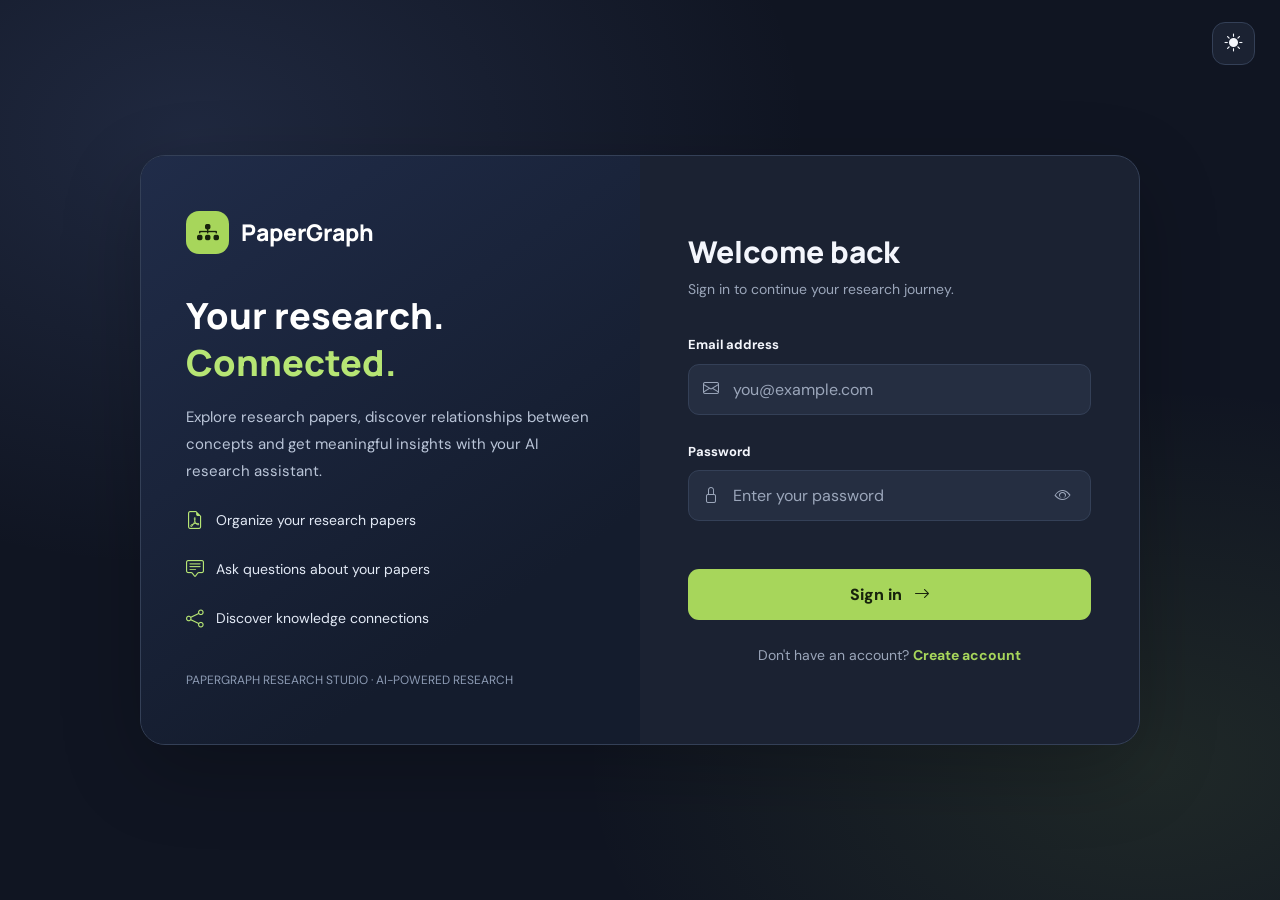
<file: templates/login.html>
<!DOCTYPE html>
<html lang="en" data-theme="dark">
<head>
    <meta charset="UTF-8">
    <meta name="viewport" content="width=device-width, initial-scale=1.0">
    <title>Login | PaperGraph</title>

    <link href="https://cdn.jsdelivr.net/npm/bootstrap@5.3.3/dist/css/bootstrap.min.css" rel="stylesheet">
    <link href="https://fonts.googleapis.com/css2?family=DM+Sans:wght@400;500;600;700;800&family=Manrope:wght@400;500;600;700;800&display=swap" rel="stylesheet">
    <link href="https://cdn.jsdelivr.net/npm/bootstrap-icons@1.11.3/font/bootstrap-icons.css" rel="stylesheet">

    <style>
        :root {
            --bg: #101522;
            --card: #1b2232;
            --text: #f4f6fc;
            --muted: #9ba6ba;
            --input: #252e41;
            --border: #344057;
            --accent: #a7d65b;
            --accent-dark: #17220c;
        }

        html[data-theme="light"] {
            --bg: #f0f3f8;
            --card: #ffffff;
            --text: #20283a;
            --muted: #778197;
            --input: #f5f7fa;
            --border: #e1e6ee;
            --accent: #668f2e;
            --accent-dark: #ffffff;
        }

        * { box-sizing: border-box; }

        body {
            min-height: 100vh;
            margin: 0;
            display: flex;
            align-items: center;
            justify-content: center;
            padding: 25px;
            font-family: 'DM Sans', sans-serif;
            color: var(--text);
            background:
                radial-gradient(ellipse at 15% 15%, rgba(103, 130, 198, .18), transparent 40%),
                radial-gradient(ellipse at 90% 85%, rgba(167, 214, 91, .10), transparent 35%),
                var(--bg);
            transition: background .3s, color .3s;
        }

        .theme-toggle {
            position: fixed;
            top: 22px;
            right: 25px;
            width: 43px;
            height: 43px;
            border-radius: 13px;
            border: 1px solid var(--border);
            background: var(--card);
            color: var(--text);
            cursor: pointer;
            font-size: 18px;
        }

        .auth-layout {
            width: 100%;
            max-width: 1000px;
            min-height: 590px;
            display: grid;
            grid-template-columns: 1fr 1fr;
            background: var(--card);
            border: 1px solid var(--border);
            border-radius: 25px;
            overflow: hidden;
            box-shadow: 0 25px 80px rgba(0,0,0,.22);
            animation: appear .65s ease;
        }

        @keyframes appear {
            from { opacity: 0; transform: translateY(18px); }
            to { opacity: 1; transform: translateY(0); }
        }

        .brand-panel {
            padding: 55px 45px;
            display: flex;
            flex-direction: column;
            justify-content: space-between;
            background: linear-gradient(145deg, #202c49, #141c2d 75%);
            color: white;
        }

        .brand {
            display: flex;
            align-items: center;
            gap: 12px;
            font-family: 'Manrope', sans-serif;
            font-size: 23px;
            font-weight: 800;
        }

        .brand-icon {
            width: 43px;
            height: 43px;
            display: grid;
            place-items: center;
            border-radius: 13px;
            background: #a7d65b;
            color: #17220c;
            font-size: 22px;
        }

        .brand-content h1 {
            font-family: 'Manrope', sans-serif;
            font-size: 36px;
            line-height: 1.3;
            font-weight: 800;
            margin-bottom: 18px;
        }

        .brand-content h1 span { color: #b6e574; }

        .brand-content p {
            color: #bac5d8;
            line-height: 1.8;
            font-size: 15px;
        }

        .feature {
            display: flex;
            align-items: center;
            gap: 12px;
            margin-top: 22px;
            color: #e2e9f5;
            font-size: 14px;
        }

        .feature i { color: #b6e574; font-size: 18px; }

        .brand-footer {
            color: #8d9bb4;
            font-size: 12px;
        }

        .form-panel {
            padding: 55px 48px;
            display: flex;
            flex-direction: column;
            justify-content: center;
        }

        .form-panel h2 {
            font-family: 'Manrope', sans-serif;
            font-size: 30px;
            font-weight: 800;
            margin-bottom: 9px;
        }

        .subtitle {
            color: var(--muted);
            margin-bottom: 32px;
            font-size: 14px;
        }

        .form-label {
            font-size: 13px;
            font-weight: 700;
            margin-bottom: 9px;
        }

        .input-wrap { position: relative; }

        .input-wrap > i {
            position: absolute;
            top: 50%;
            left: 15px;
            transform: translateY(-50%);
            color: var(--muted);
        }

        .form-control {
            height: 51px;
            padding-left: 44px;
            padding-right: 45px;
            background: var(--input);
            border: 1px solid var(--border);
            border-radius: 11px;
            color: var(--text);
        }

        .form-control:focus {
            background: var(--input);
            color: var(--text);
            border-color: var(--accent);
            box-shadow: 0 0 0 3px rgba(167,214,91,.12);
        }

        .form-control::placeholder { color: var(--muted); }

        .password-toggle {
            position: absolute;
            right: 14px;
            top: 50%;
            transform: translateY(-50%);
            background: none;
            border: none;
            color: var(--muted);
        }

        .login-btn {
            height: 51px;
            background: var(--accent);
            color: var(--accent-dark);
            border: none;
            border-radius: 11px;
            font-weight: 800;
            transition: .25s;
        }

        .login-btn:hover {
            filter: brightness(1.08);
            transform: translateY(-2px);
        }

        .message {
            min-height: 20px;
            font-size: 13px;
            margin: 12px 0;
        }

        .switch-link {
            text-align: center;
            margin-top: 25px;
            color: var(--muted);
            font-size: 14px;
        }

        a { color: var(--accent); text-decoration: none; font-weight: 700; }
        a:hover { text-decoration: underline; }

        @media(max-width: 750px) {
            .auth-layout { grid-template-columns: 1fr; max-width: 460px; }
            .brand-panel { display: none; }
            .form-panel { padding: 42px 28px; }
        }
    </style>
</head>

<body>

<button class="theme-toggle" id="themeToggle" title="Change theme">
    <i class="bi bi-sun-fill"></i>
</button>

<div class="auth-layout">

    <section class="brand-panel">
        <div class="brand">
            <div class="brand-icon"><i class="bi bi-diagram-3-fill"></i></div>
            PaperGraph
        </div>

        <div class="brand-content">
            <h1>Your research.<br><span>Connected.</span></h1>
            <p>
                Explore research papers, discover relationships between
                concepts and get meaningful insights with your AI research assistant.
            </p>

            <div class="feature">
                <i class="bi bi-file-earmark-pdf"></i>
                <span>Organize your research papers</span>
            </div>
            <div class="feature">
                <i class="bi bi-chat-square-text"></i>
                <span>Ask questions about your papers</span>
            </div>
            <div class="feature">
                <i class="bi bi-share"></i>
                <span>Discover knowledge connections</span>
            </div>
        </div>

        <div class="brand-footer">PAPERGRAPH RESEARCH STUDIO · AI-POWERED RESEARCH</div>
    </section>

    <section class="form-panel">
        <h2>Welcome back</h2>
        <p class="subtitle">Sign in to continue your research journey.</p>

        <form id="loginForm">
            <div class="mb-4">
                <label class="form-label">Email address</label>
                <div class="input-wrap">
                    <i class="bi bi-envelope"></i>
                    <input type="email" id="email" class="form-control"
                        placeholder="you@example.com" autocomplete="email" required>
                </div>
            </div>

            <div class="mb-3">
                <label class="form-label">Password</label>
                <div class="input-wrap">
                    <i class="bi bi-lock"></i>
                    <input type="password" id="password" class="form-control"
                        placeholder="Enter your password"
                        autocomplete="current-password" required>
                    <button type="button" class="password-toggle" id="togglePassword">
                        <i class="bi bi-eye"></i>
                    </button>
                </div>
            </div>

            <div id="message" class="message" role="status"></div>

            <button type="submit" class="btn login-btn w-100" id="loginBtn">
                Sign in <i class="bi bi-arrow-right ms-2"></i>
            </button>
        </form>

        <div class="switch-link">
            Don't have an account? <a href="/register">Create account</a>
        </div>
    </section>
</div>

<script>
const root = document.documentElement;
const themeToggle = document.getElementById("themeToggle");

function applyTheme(theme) {
    root.dataset.theme = theme;
    themeToggle.innerHTML = theme === "dark"
        ? '<i class="bi bi-sun-fill"></i>'
        : '<i class="bi bi-moon-fill"></i>';
}

let savedTheme = "dark";
try {
    savedTheme = localStorage.getItem("papergraph-theme") || "dark";
} catch (error) {}

applyTheme(savedTheme);

themeToggle.addEventListener("click", () => {
    const next = root.dataset.theme === "dark" ? "light" : "dark";
    applyTheme(next);
    try { localStorage.setItem("papergraph-theme", next); } catch (error) {}
});

document.getElementById("togglePassword").addEventListener("click", () => {
    const password = document.getElementById("password");
    const icon = document.querySelector("#togglePassword i");
    password.type = password.type === "password" ? "text" : "password";
    icon.classList.toggle("bi-eye");
    icon.classList.toggle("bi-eye-slash");
});

document.getElementById("loginForm").addEventListener("submit", async function(e) {
    e.preventDefault();

    const message = document.getElementById("message");
    const button = document.getElementById("loginBtn");

    message.textContent = "Signing in...";
    message.style.color = "var(--muted)";
    button.disabled = true;

    try {
        const response = await fetch("/api/login", {
            method: "POST",
            headers: {"Content-Type": "application/json"},
            body: JSON.stringify({
                email: document.getElementById("email").value,
                password: document.getElementById("password").value
            })
        });

        const data = await response.json();

        if (!response.ok) throw new Error(data.error || "Login failed");

        message.textContent = "Login successful!";
        message.style.color = "#55bd80";
        window.location.href = "/";

    } catch (error) {
        message.textContent = error.message;
        message.style.color = "#e47777";
        button.disabled = false;
    }
});
</script>

</body>
</html>
</file>
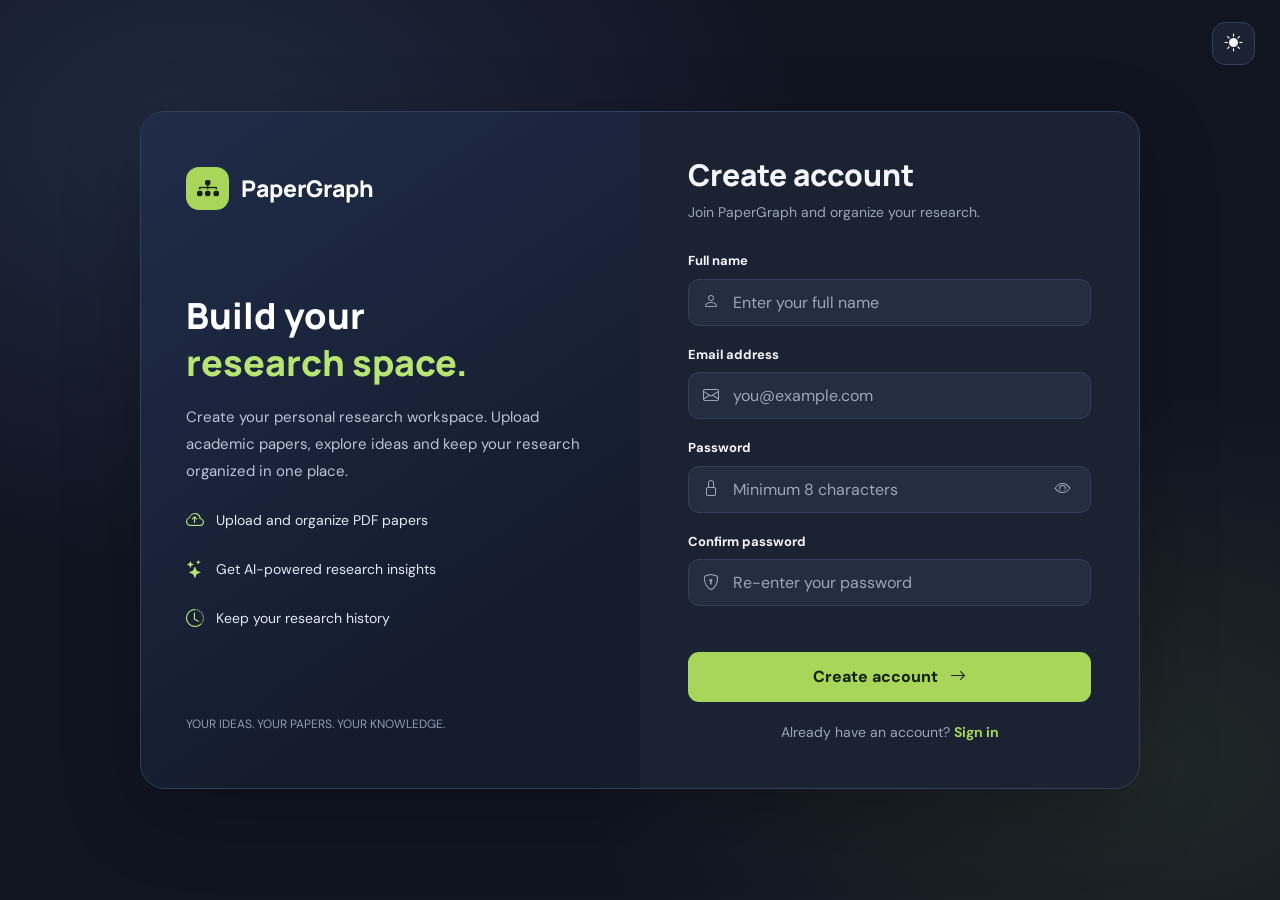
<file: templates/register.html>
<!DOCTYPE html>
<html lang="en" data-theme="dark">
<head>
    <meta charset="UTF-8">
    <meta name="viewport" content="width=device-width, initial-scale=1.0">
    <title>Create Account | PaperGraph</title>

    <link href="https://cdn.jsdelivr.net/npm/bootstrap@5.3.3/dist/css/bootstrap.min.css" rel="stylesheet">
    <link href="https://fonts.googleapis.com/css2?family=DM+Sans:wght@400;500;600;700;800&family=Manrope:wght@400;500;600;700;800&display=swap" rel="stylesheet">
    <link href="https://cdn.jsdelivr.net/npm/bootstrap-icons@1.11.3/font/bootstrap-icons.css" rel="stylesheet">

    <style>
        :root {
            --bg: #101522;
            --card: #1b2232;
            --text: #f4f6fc;
            --muted: #9ba6ba;
            --input: #252e41;
            --border: #344057;
            --accent: #a7d65b;
            --accent-dark: #17220c;
        }

        html[data-theme="light"] {
            --bg: #f0f3f8;
            --card: #ffffff;
            --text: #20283a;
            --muted: #778197;
            --input: #f5f7fa;
            --border: #e1e6ee;
            --accent: #668f2e;
            --accent-dark: #ffffff;
        }

        * { box-sizing: border-box; }

        body {
            min-height: 100vh;
            margin: 0;
            display: flex;
            align-items: center;
            justify-content: center;
            padding: 25px;
            font-family: 'DM Sans', sans-serif;
            color: var(--text);
            background:
                radial-gradient(ellipse at 15% 15%, rgba(103,130,198,.18), transparent 40%),
                radial-gradient(ellipse at 90% 85%, rgba(167,214,91,.10), transparent 35%),
                var(--bg);
            transition: background .3s, color .3s;
        }

        .theme-toggle {
            position: fixed;
            top: 22px;
            right: 25px;
            width: 43px;
            height: 43px;
            border-radius: 13px;
            border: 1px solid var(--border);
            background: var(--card);
            color: var(--text);
            cursor: pointer;
            font-size: 18px;
        }

        .auth-layout {
            width: 100%;
            max-width: 1000px;
            min-height: 650px;
            display: grid;
            grid-template-columns: 1fr 1fr;
            background: var(--card);
            border: 1px solid var(--border);
            border-radius: 25px;
            overflow: hidden;
            box-shadow: 0 25px 80px rgba(0,0,0,.22);
            animation: appear .65s ease;
        }

        @keyframes appear {
            from { opacity: 0; transform: translateY(18px); }
            to { opacity: 1; transform: translateY(0); }
        }

        .brand-panel {
            padding: 55px 45px;
            display: flex;
            flex-direction: column;
            justify-content: space-between;
            background: linear-gradient(145deg, #202c49, #141c2d 75%);
            color: white;
        }

        .brand {
            display: flex;
            align-items: center;
            gap: 12px;
            font-family: 'Manrope', sans-serif;
            font-size: 23px;
            font-weight: 800;
        }

        .brand-icon {
            width: 43px;
            height: 43px;
            display: grid;
            place-items: center;
            border-radius: 13px;
            background: #a7d65b;
            color: #17220c;
            font-size: 22px;
        }

        .brand-content h1 {
            font-family: 'Manrope', sans-serif;
            font-size: 36px;
            line-height: 1.3;
            font-weight: 800;
            margin-bottom: 18px;
        }

        .brand-content h1 span { color: #b6e574; }

        .brand-content p {
            color: #bac5d8;
            line-height: 1.8;
            font-size: 15px;
        }

        .feature {
            display: flex;
            align-items: center;
            gap: 12px;
            margin-top: 22px;
            color: #e2e9f5;
            font-size: 14px;
        }

        .feature i { color: #b6e574; font-size: 18px; }

        .brand-footer {
            color: #8d9bb4;
            font-size: 12px;
        }

        .form-panel {
            padding: 45px 48px;
            display: flex;
            flex-direction: column;
            justify-content: center;
        }

        .form-panel h2 {
            font-family: 'Manrope', sans-serif;
            font-size: 30px;
            font-weight: 800;
            margin-bottom: 9px;
        }

        .subtitle {
            color: var(--muted);
            margin-bottom: 25px;
            font-size: 14px;
        }

        .form-label {
            font-size: 13px;
            font-weight: 700;
            margin-bottom: 8px;
        }

        .input-wrap { position: relative; }

        .input-wrap > i {
            position: absolute;
            top: 50%;
            left: 15px;
            transform: translateY(-50%);
            color: var(--muted);
        }

        .form-control {
            height: 47px;
            padding-left: 44px;
            padding-right: 44px;
            background: var(--input);
            border: 1px solid var(--border);
            border-radius: 11px;
            color: var(--text);
        }

        .form-control:focus {
            background: var(--input);
            color: var(--text);
            border-color: var(--accent);
            box-shadow: 0 0 0 3px rgba(167,214,91,.12);
        }

        .form-control::placeholder { color: var(--muted); }

        .password-toggle {
            position: absolute;
            right: 14px;
            top: 50%;
            transform: translateY(-50%);
            background: none;
            border: none;
            color: var(--muted);
        }

        .register-btn {
            height: 50px;
            background: var(--accent);
            color: var(--accent-dark);
            border: none;
            border-radius: 11px;
            font-weight: 800;
            transition: .25s;
        }

        .register-btn:hover {
            filter: brightness(1.08);
            transform: translateY(-2px);
        }

        .message {
            min-height: 20px;
            font-size: 13px;
            margin: 10px 0;
        }

        .switch-link {
            text-align: center;
            margin-top: 20px;
            color: var(--muted);
            font-size: 14px;
        }

        a { color: var(--accent); text-decoration: none; font-weight: 700; }
        a:hover { text-decoration: underline; }

        @media(max-width: 750px) {
            .auth-layout { grid-template-columns: 1fr; max-width: 460px; }
            .brand-panel { display: none; }
            .form-panel { padding: 38px 28px; }
        }
    </style>
</head>

<body>

<button class="theme-toggle" id="themeToggle" title="Change theme">
    <i class="bi bi-sun-fill"></i>
</button>

<div class="auth-layout">

    <section class="brand-panel">
        <div class="brand">
            <div class="brand-icon"><i class="bi bi-diagram-3-fill"></i></div>
            PaperGraph
        </div>

        <div class="brand-content">
            <h1>Build your<br><span>research space.</span></h1>
            <p>
                Create your personal research workspace.
                Upload academic papers, explore ideas and
                keep your research organized in one place.
            </p>

            <div class="feature">
                <i class="bi bi-cloud-arrow-up"></i>
                <span>Upload and organize PDF papers</span>
            </div>
            <div class="feature">
                <i class="bi bi-stars"></i>
                <span>Get AI-powered research insights</span>
            </div>
            <div class="feature">
                <i class="bi bi-clock-history"></i>
                <span>Keep your research history</span>
            </div>
        </div>

        <div class="brand-footer">YOUR IDEAS. YOUR PAPERS. YOUR KNOWLEDGE.</div>
    </section>

    <section class="form-panel">
        <h2>Create account</h2>
        <p class="subtitle">Join PaperGraph and organize your research.</p>

        <form id="registerForm">

            <div class="mb-3">
                <label class="form-label">Full name</label>
                <div class="input-wrap">
                    <i class="bi bi-person"></i>
                    <input type="text" id="name" class="form-control"
                        placeholder="Enter your full name" autocomplete="name" required>
                </div>
            </div>

            <div class="mb-3">
                <label class="form-label">Email address</label>
                <div class="input-wrap">
                    <i class="bi bi-envelope"></i>
                    <input type="email" id="email" class="form-control"
                        placeholder="you@example.com" autocomplete="email" required>
                </div>
            </div>

            <div class="mb-3">
                <label class="form-label">Password</label>
                <div class="input-wrap">
                    <i class="bi bi-lock"></i>
                    <input type="password" id="password" class="form-control"
                        placeholder="Minimum 8 characters"
                        minlength="8" autocomplete="new-password" required>
                    <button type="button" class="password-toggle" id="togglePassword">
                        <i class="bi bi-eye"></i>
                    </button>
                </div>
            </div>

            <div class="mb-3">
                <label class="form-label">Confirm password</label>
                <div class="input-wrap">
                    <i class="bi bi-shield-lock"></i>
                    <input type="password" id="confirmPassword" class="form-control"
                        placeholder="Re-enter your password"
                        autocomplete="new-password" required>
                </div>
            </div>

            <div id="message" class="message" role="status"></div>

            <button type="submit" class="btn register-btn w-100" id="registerBtn">
                Create account <i class="bi bi-arrow-right ms-2"></i>
            </button>
        </form>

        <div class="switch-link">
            Already have an account? <a href="/login">Sign in</a>
        </div>
    </section>
</div>

<script>
const root = document.documentElement;
const themeToggle = document.getElementById("themeToggle");

function applyTheme(theme) {
    root.dataset.theme = theme;
    themeToggle.innerHTML = theme === "dark"
        ? '<i class="bi bi-sun-fill"></i>'
        : '<i class="bi bi-moon-fill"></i>';
}

let savedTheme = "dark";
try {
    savedTheme = localStorage.getItem("papergraph-theme") || "dark";
} catch (error) {}

applyTheme(savedTheme);

themeToggle.addEventListener("click", () => {
    const next = root.dataset.theme === "dark" ? "light" : "dark";
    applyTheme(next);
    try { localStorage.setItem("papergraph-theme", next); } catch (error) {}
});

document.getElementById("togglePassword").addEventListener("click", () => {
    const password = document.getElementById("password");
    const icon = document.querySelector("#togglePassword i");
    password.type = password.type === "password" ? "text" : "password";
    icon.classList.toggle("bi-eye");
    icon.classList.toggle("bi-eye-slash");
});

document.getElementById("registerForm").addEventListener("submit", async function(e) {
    e.preventDefault();

    const message = document.getElementById("message");
    const button = document.getElementById("registerBtn");
    const password = document.getElementById("password").value;
    const confirmPassword = document.getElementById("confirmPassword").value;

    if (password !== confirmPassword) {
        message.textContent = "Passwords do not match.";
        message.style.color = "#e47777";
        return;
    }

    message.textContent = "Creating your account...";
    message.style.color = "var(--muted)";
    button.disabled = true;

    try {
        const response = await fetch("/api/register", {
            method: "POST",
            headers: {"Content-Type": "application/json"},
            body: JSON.stringify({
                name: document.getElementById("name").value,
                email: document.getElementById("email").value,
                password: password
            })
        });

        const data = await response.json();

        if (!response.ok) throw new Error(data.error || "Registration failed");

        message.textContent = "Account created successfully! Redirecting...";
        message.style.color = "#55bd80";

        setTimeout(() => {
            window.location.href = "/login";
        }, 1200);

    } catch (error) {
        message.textContent = error.message;
        message.style.color = "#e47777";
        button.disabled = false;
    }
});
</script>

</body>
</html>
</file>
